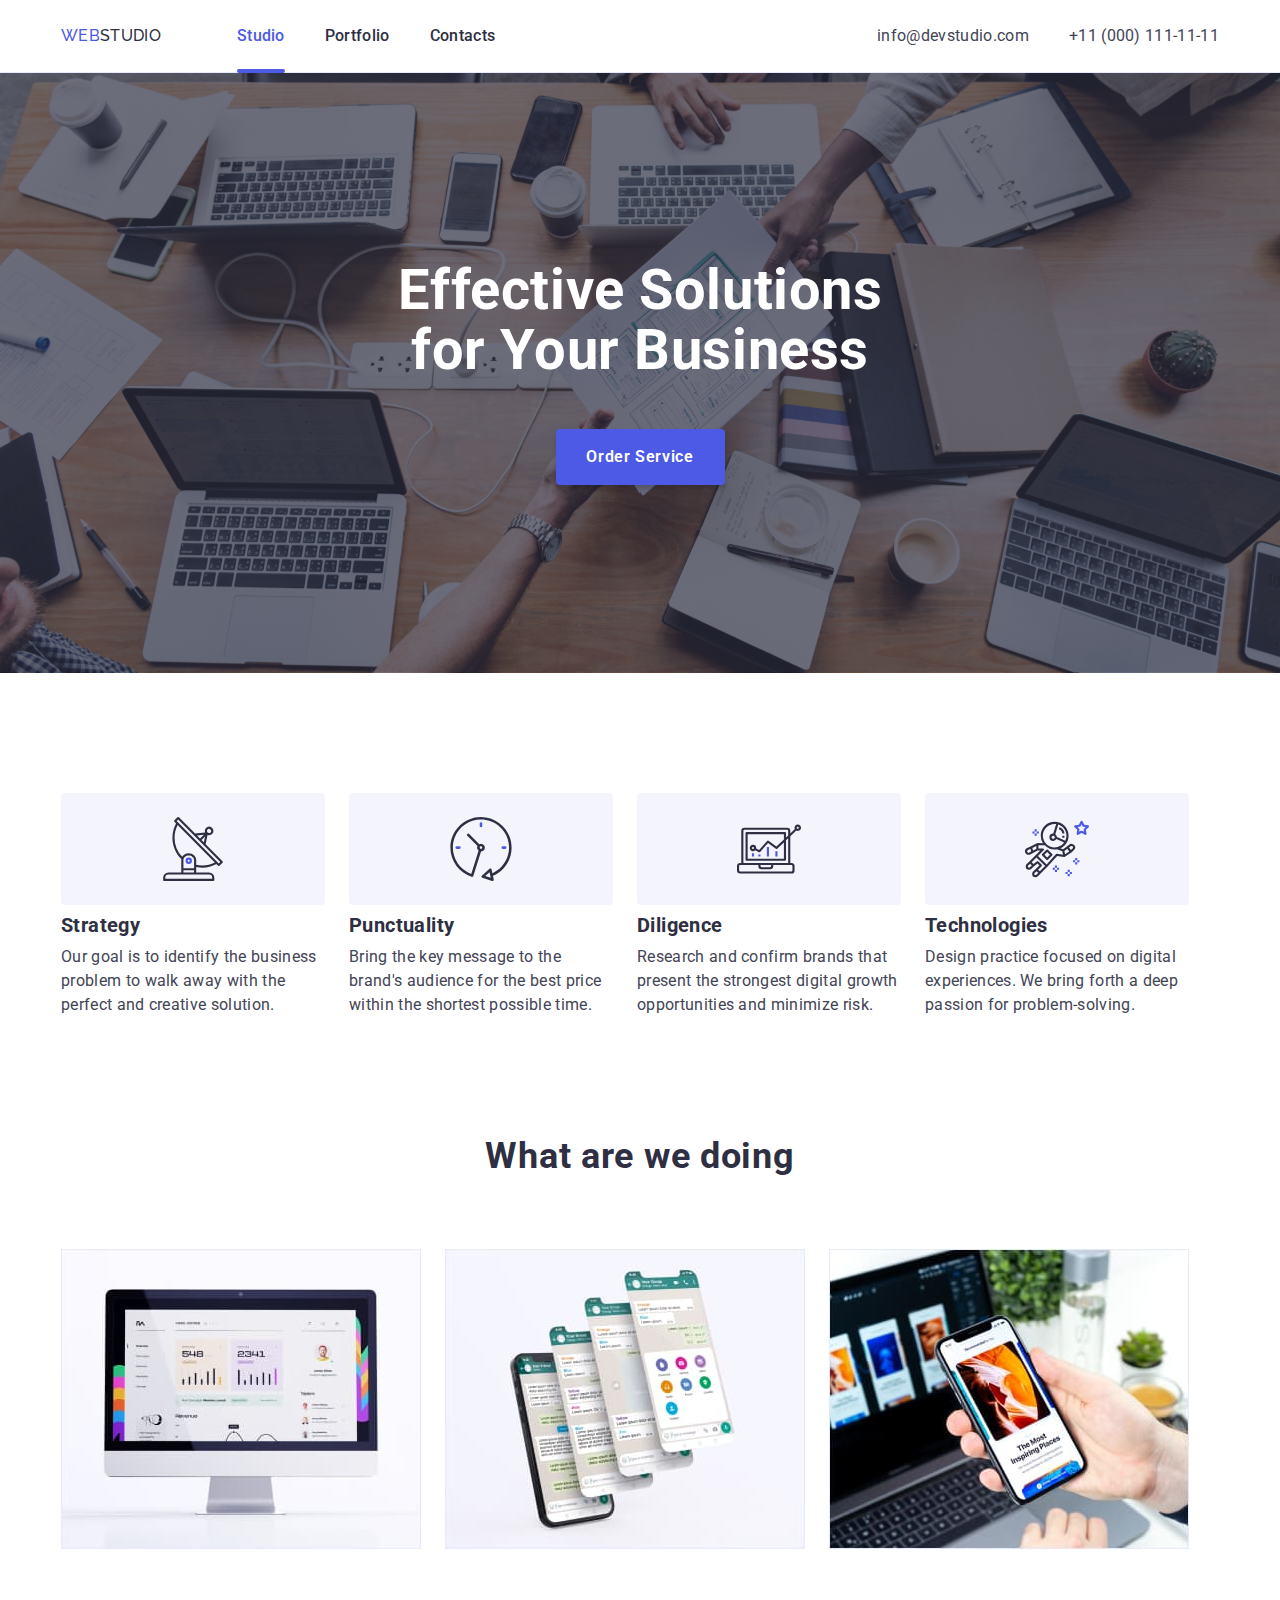
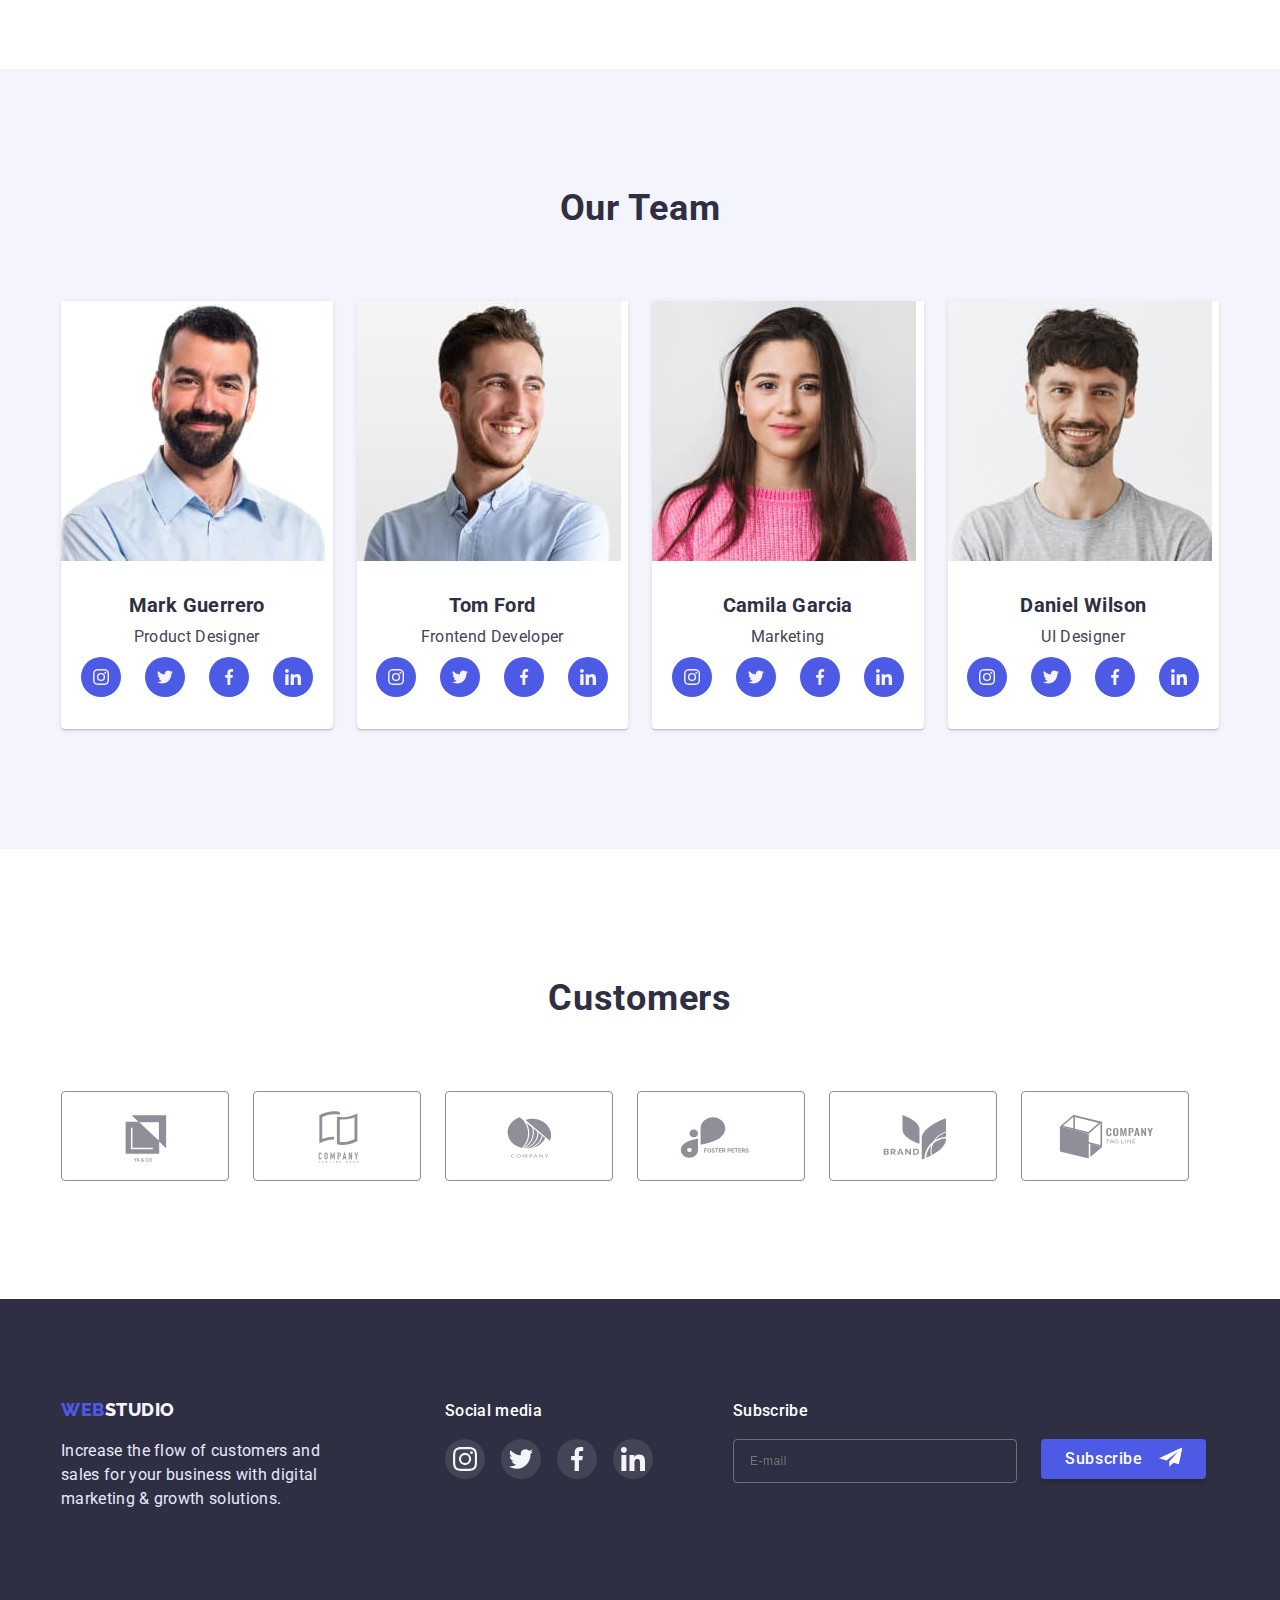
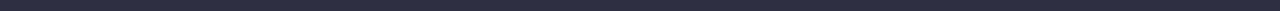
<file: index.html>
<!DOCTYPE html>
<html lang="en">
  <head>
    <meta charset="UTF-8" />
    <meta http-equiv="X-UA-Compatible" content="IE=edge" />
    <meta name="viewport" content="width=device-width, initial-scale=1.0" />
    <title>WebStudio</title>
     <link
    rel="stylesheet"
    href="https://cdnjs.cloudflare.com/ajax/libs/animate.css/4.1.1/animate.min.css"
  />
  <link href="https://unpkg.com/aos@2.3.1/dist/aos.css" rel="stylesheet">
    <link rel="stylesheet" href="https://cdnjs.cloudflare.com/ajax/libs/modern-normalize/1.1.0/modern-normalize.min.css" integrity="sha512-wpPYUAdjBVSE4KJnH1VR1HeZfpl1ub8YT/NKx4PuQ5NmX2tKuGu6U/JRp5y+Y8XG2tV+wKQpNHVUX03MfMFn9Q==" crossorigin="anonymous" referrerpolicy="no-referrer" />
    <link rel="stylesheet" href="./css/styles.css" />
    <link rel="preconnect" href="https://fonts.googleapis.com" />
    <link rel="preconnect" href="https://fonts.gstatic.com" crossorigin />
    <link
      href="https://fonts.googleapis.com/css2?family=Raleway:wght@800&family=Roboto:wght@400;500;700;900&display=swap"
      rel="stylesheet"
    />
  </head>
  <body>
    <header class="header">
      <div class="container header-container">
      <nav class="header-navigation">
        <a class="header-link logo link-no-decoration" href="/">
          <span class="header-logo">WEB</span>Studio</a
        >
        <ul class="header-list">
          <li class="header-item">
            <a class="header-link link current" href="./index.html">Studio</a>
          </li>
          <li class="header-item">
            <a class="header-link link" href="./portfolio.html">Portfolio</a>
          </li>
          <li class="header-item">
            <a class="header-link link" href="./index.html">Contacts</a>
          </li>
        </ul>       
      </nav>
      <ul class="contact-list">
        <li class="header-mail">
          <a href="mailto:info@devstudio.com" class="contact-link link"
            >info@devstudio.com</a>
        </li>
        <li class="header-tel">
          <a href="tel:+110001111111" class="contact-link link">+11 (000) 111-11-11</a>
        </li>
      </ul>
    </div>
    </header>
    <main>
      <section class="sub-header">
        <div class="container">
        <h1 class="sub-header-text">Effective Solutions for Your Business</h1>
      </div>
        <div>
          <button type="button" class="modal-btn" data-modal-open>
            Order Service
          </button>
        </div>
      </section>
      <section class="section-wrapper">
        <div class="container">
        <h2 class="visually-hidden">Features</h2>
        <ul class="list">
          <li class="features-item">
            <div class="features-div">
            <svg class="icon" width="64" height="64"> 
              <use href="./img/icons.svg#icon-antenna"></use>
            </svg>
          </div>
            <h3 class="card-sub-header">Strategy</h3>
            <p class="features-paragraph">
              Our goal is to identify the business problem to walk away with the
              perfect and creative solution.
            </p>
          </li>
          <li class="features-item">
            <div class="features-div">
            <svg class="icon" width="64" height="64"> 
              <use href="./img/icons.svg#icon-clock"></use>
            </svg>
          </div>
          <h3 class="card-sub-header">Punctuality</h3>
          <p class="features-paragraph">
            Bring the key message to the brand's audience for the best price
            within the shortest possible time.
          </p>
          </li>
          <li class="features-item">
            <div class="features-div">
            <svg class="icon" width="64" height="64"> 
              <use href="./img/icons.svg#icon-diagram"></use>
            </svg>
          </div>
            <h3 class="card-sub-header">Diligence</h3>
            <p class="features-paragraph">
              Research and confirm brands that present the strongest digital
              growth opportunities and minimize risk.
            </p>
          </li>
          <li class="features-item">
            <div class="features-div">
            <svg class="icon" width="64" height="64"> 
              <use href="./img/icons.svg#icon-astronaut"></use>
            </svg>
          </div>
          <h3 class="card-sub-header">Technologies</h3>
            <p class="features-paragraph">
              Design practice focused on digital experiences. We bring forth a
              deep passion for problem-solving.
            </p>
          </li>
          </ul>
      </div>
      </section>
      <section class="what-we-are-doing-section">
        <div class="container">
        <h2 class="what-we-are-doing-title">What are we doing</h2>
        <ul class="list what-we-are-doing-list">
          <li class="what-we-are-doing-list-item">
            <img
              src="./img/web.jpg"
              alt="Web Version"
              width="360"
              height="300"
            />
          </li>
          <li class="what-we-are-doing-list-item">
            <img
              src="./img/mob.jpg"
              alt="Mobile Version"
              width="360"
              height="300"
            />
          </li>
          <li class="what-we-are-doing-list-item">
            <img
              src="./img/adaptive.jpg"
              alt="Adaptive"
              width="360"
              height="300"
            />
          </li>
        </ul>
      </div>
      </section>
      <section class="our-team-section">
        <div class="container">
        <h2 class="our-team-title">Our Team</h2>
        <ul class="list">
          <li class="our-team-list-item">
            <img
              src="./img/img1.jpg"
              alt="Specialist"
              width="264"
              height="260"
            />
            <div class="team-card">
            <h3 class="our-team-sub-header">Mark Guerrero</h3>
            <p class="our-team-paragraph">Product Designer</p>
            <ul class="social-list list">
              <li class="social-list-item">
                  <a href="" class="social-list-link">
                    <svg class="social-list-icon" width="16" height="16">
                      <use href="./img/icons.svg#icon-instagram"></use>
                      </svg>
                  </a>
              </li>
              <li class="social-list-item">
                  <a href="" class="social-list-link">
                    <svg class="social-list-icon" width="16" height="16">
                      <use href="./img/icons.svg#icon-twitter"></use>
                      </svg>
                  </a>
              </li>
              <li class="social-list-item">
                  <a href="" class="social-list-link">
                    <svg class="social-list-icon" width="16" height="16">
                      <use href="./img/icons.svg#icon-facebook"></use>
                      </svg>
                  </a>
              </li>
              <li class="social-list-item">
                  <a href="" class="social-list-link">
                    <svg class="social-list-icon" width="16" height="16">
                      <use href="./img/icons.svg#icon-linkedin"></use>
                      </svg>
                  </a>
              </li>
          </ul>
      </div>
  </li>
          <li class="our-team-list-item">
            <img
              src="./img/img2.jpg"
              alt="Specialist"
              width="264"
              height="260"
            />
            <div class="team-card">
            <h3 class="our-team-sub-header">Tom Ford</h3>
            <p class="our-team-paragraph">Frontend Developer</p>
            <ul class="social-list list">
              <li class="social-list-item">
                  <a href="" class="social-list-link">
                    <svg class="social-list-icon" width="16" height="16">
                      <use href="./img/icons.svg#icon-instagram"></use>
                      </svg>
                  </a>
              </li>
              <li class="social-list-item">
                  <a href="" class="social-list-link">
                    <svg class="social-list-icon" width="16" height="16">
                      <use href="./img/icons.svg#icon-twitter"></use>
                      </svg>
                  </a>
              </li>
              <li class="social-list-item">
                  <a href="" class="social-list-link">
                    <svg class="social-list-icon" width="16" height="16">
                      <use href="./img/icons.svg#icon-facebook"></use>
                      </svg>
                  </a>
              </li>
              <li class="social-list-item">
                  <a href="" class="social-list-link">
                    <svg class="social-list-icon" width="16" height="16">
                      <use href="./img/icons.svg#icon-linkedin"></use>
                      </svg>
                  </a>
              </li>
          </ul>
      </div>
  </li>
          <li class="our-team-list-item">
            <img
              src="./img/img3.jpg"
              alt="Specialist"
              width="264"
              height="260"
            />
          <div class="team-card">
            <h3 class="our-team-sub-header">Camila Garcia</h3>
            <p class="our-team-paragraph">Marketing</p>
            <ul class="social-list list">
              <li class="social-list-item">
                  <a href="" class="social-list-link">
                    <svg class="social-list-icon" width="16" height="16">
                      <use href="./img/icons.svg#icon-instagram"></use>
                      </svg>
                  </a>
              </li>
              <li class="social-list-item">
                  <a href="" class="social-list-link">
                    <svg class="social-list-icon" width="16" height="16">
                      <use href="./img/icons.svg#icon-twitter"></use>
                      </svg>
                  </a>
              </li>
              <li class="social-list-item">
                  <a href="" class="social-list-link">
                    <svg class="social-list-icon" width="16" height="16">
                      <use href="./img/icons.svg#icon-facebook"></use>
                      </svg>
                  </a>
              </li>
              <li class="social-list-item">
                  <a href="" class="social-list-link">
                    <svg class="social-list-icon" width="16" height="16">
                      <use href="./img/icons.svg#icon-linkedin"></use>
                      </svg>
                  </a>
              </li>
          </ul>
      </div>

          </li>
          <li class="our-team-list-item">
            <img
              src="./img/img4.jpg"
              alt="Specialist"
              width="264"
              height="260"
            />
            <div class="team-card">
            <h3 class="our-team-sub-header">Daniel Wilson</h3>
            <p class="our-team-paragraph">UI Designer</p>
            <ul class="social-list list">
              <li class="social-list-item">
                  <a href="" class="social-list-link">
                    <svg class="social-list-icon" width="16" height="16">
                      <use href="./img/icons.svg#icon-instagram"></use>
                      </svg>
                  </a>
              </li>
              <li class="social-list-item">
                  <a href="" class="social-list-link">
                    <svg class="social-list-icon" width="16" height="16">
                      <use href="./img/icons.svg#icon-twitter"></use>
                      </svg>
                  </a>
              </li>
              <li class="social-list-item">
                  <a href="" class="social-list-link">
                    <svg class="social-list-icon" width="16" height="16">
                      <use href="./img/icons.svg#icon-facebook"></use>
                      </svg>
                  </a>
              </li>
              <li class="social-list-item">
                  <a href="" class="social-list-link">
                    <svg class="social-list-icon" width="16" height="16">
                      <use href="./img/icons.svg#icon-linkedin"></use>
                      </svg>
                  </a>
              </li>
          </ul>
      </div>
          </li>
        </ul>
      </div> 
      </section>
      <section class="customers">
        <div class="container">
        <h2 class="customers-title">Customers</h2>
        <ul class="customers-list list">
          <li class="customers-item">
            <a href="" class="customers-link link">
              <svg class="customers-icon" width="104" height="56"> 
                <use href="./img/icons.svg#icon-Client1"></use>
              </svg>
            </a>
            </li>
            <li class="customers-item">
              <a href="" class="customers-link link">
                <svg class="customers-icon" width="104" height="56"> 
                  <use href="./img/icons.svg#icon-Client2"></use>
                </svg>
              </a>
              </li>
              <li class="customers-item">
                <a href="" class="customers-link link">
                  <svg class="customers-icon" width="104" height="56"> 
                    <use href="./img/icons.svg#icon-Client3"></use>
                  </svg>
                </a>
                </li>
                <li class="customers-item">
                  <a href="" class="customers-link link">
                    <svg class="customers-icon" width="104" height="56"> 
                      <use href="./img/icons.svg#icon-Client4"></use>
                    </svg>
                  </a>
                  </li>
                  <li class="customers-item">
                    <a href="" class="customers-link link">
                      <svg class="customers-icon" width="104" height="56"> 
                        <use href="./img/icons.svg#icon-Client5"></use>
                      </svg>
                    </a>
                    </li>
                    <li class="customers-item">
                      <a href="" class="customers-link link">
                        <svg class="customers-icon" width="104" height="56"> 
                          <use href="./img/icons.svg#icon-Client6"></use>
                        </svg>
                      </a>
                      </li>
                    </ul>
                  </div>
                </section>
    </main>
    <footer class="footer-index">
      <div class="container">
        <div class="logo-text">
      <a class="footer-logo link-no-decoration" href="/">
        <span class="footer-logo-span">WEB</span>Studio</a
      >
      <p class="footer-text">
        Increase the flow of customers and sales for your business with digital
        marketing & growth solutions.
      </p>
    </div>
    <div class="footer-social">
      <h3 class="footer-social-title">Social media</h3>
      <ul class="footer-social-list list">
        <li class="footer-social-item">
          <a href="" class="footer-social-link link">
          <svg class="footer-social-icon" width="24" height="24"> 
            <use href="./img/icons.svg#icon-instagram"></use>
          </svg>
        </a>
        </li>
        <li class="footer-social-item">
          <a href="" class="footer-social-link link">
          <svg class="footer-social-icon" width="24" height="24"> 
            <use href="./img/icons.svg#icon-twitter"></use>
          </svg>
        </a>
        </li>
        <li class="footer-social-item">
          <a href="" class="footer-social-link link">
          <svg class="footer-social-icon" width="24" height="24"> 
            <use href="./img/icons.svg#icon-facebook"></use>
          </svg>
        </a>
        </li>
        <li class="footer-social-item">
          <a href="" class="footer-social-link link">
          <svg class="footer-social-icon" width="24" height="24"> 
            <use href="./img/icons.svg#icon-linkedin"></use>
          </svg>
        </a>
        </li>
      </ul>
    </div>
    <div class="subscribe-wrapper">
      <h3 class="footer-social-title">Subscribe</h3>
      <form class="subscribe-form">
        <label>
          <input
            type="text"
            name="user_email"
            class="ft-modal-form-input"
            placeholder="E-mail"
            required
          />
        </label>
        <button type="submit" class="subscribe-btn">
          Subscribe
          <svg class="subscribe-icon" width="24" height="20">
            <use
              href="./img/icons.svg#icon-subscribe"></use>
          </svg>
        </button>
      </form>
    </div>
  </div>
    </footer>
    <div class="backdrop is-hidden" data-modal>
      <div class="modal">
        <button type="button" class="modal-close-button" data-modal-close>
          <svg class="modal-close-btn-icon" width="8" height="8">
            <use href="./img/icons.svg#icon-escape"></use>
          </svg>
        </button>
        <p class="callback">Leave your contacts and we will call you back</p>
        <form class="modal-form">
          <label class="modal-form-field">
            <span class="modal-form-input-desc">Name</span>
            <span class="modal-form-input-wrapper">
              <input
                type="text"
                name="user_name"
                class="modal-form-input"
                required
                pattern="[a-zA-Z]+"
                minlength="2"
              />
              <svg class="modal-form-input-icon" width="12" height="12">
                <use href="./img/icons.svg#icon-person"></use>
              </svg>
            </span>
          </label>
          <label class="modal-form-field">
            <span class="modal-form-input-desc">Phone</span>
            <span class="modal-form-input-wrapper">
              <input
                type="tel"
                name="user_phone"
                class="modal-form-input"
                required
                pattern="[0-9]{3}-[0-9]{3}-[0-9]{2}-[0-9]{2}"
                title="xxx-xxx-xx-xx"
              />
              <svg class="modal-form-input-icon" width="13" height="13">
                <use href="./img/icons.svg#icon-phone"></use>
              </svg>
            </span>
          </label>
          <label class="modal-form-field">
            <span class="modal-form-input-desc">Email</span>
            <span class="modal-form-input-wrapper">
              <input
                type="text"
                name="user_email"
                class="modal-form-input"
                required />
              <svg class="modal-form-input-icon" width="15" height="12">
                <use href="./img/icons.svg#icon-letter"></use></svg></span>
          </label>
          <label class="modal-form-field-last-child">
            <span class="modal-form-input-desc">Comment</span>
            <textarea
              name="user_msg"
              class="modal-form-msg"
              placeholder="Text input"
            ></textarea>
          </label>
          <input
            id="user-policy"
            type="checkbox"
            class="modal-form-check visually-hidden"
          />
          <label for="user-policy" class="modal-form-check-desc"
            >I accept the terms and conditions of the&nbsp;
            <a href="" class="privacy-policy-link">Privacy Policy</a></label
          >
          <button type="submit" class="modal-form-submit">Send</button>
        </form>
      </div>
    </div>
    <script src="./js/modal.js"></script>
  </body>
</html>
</file>
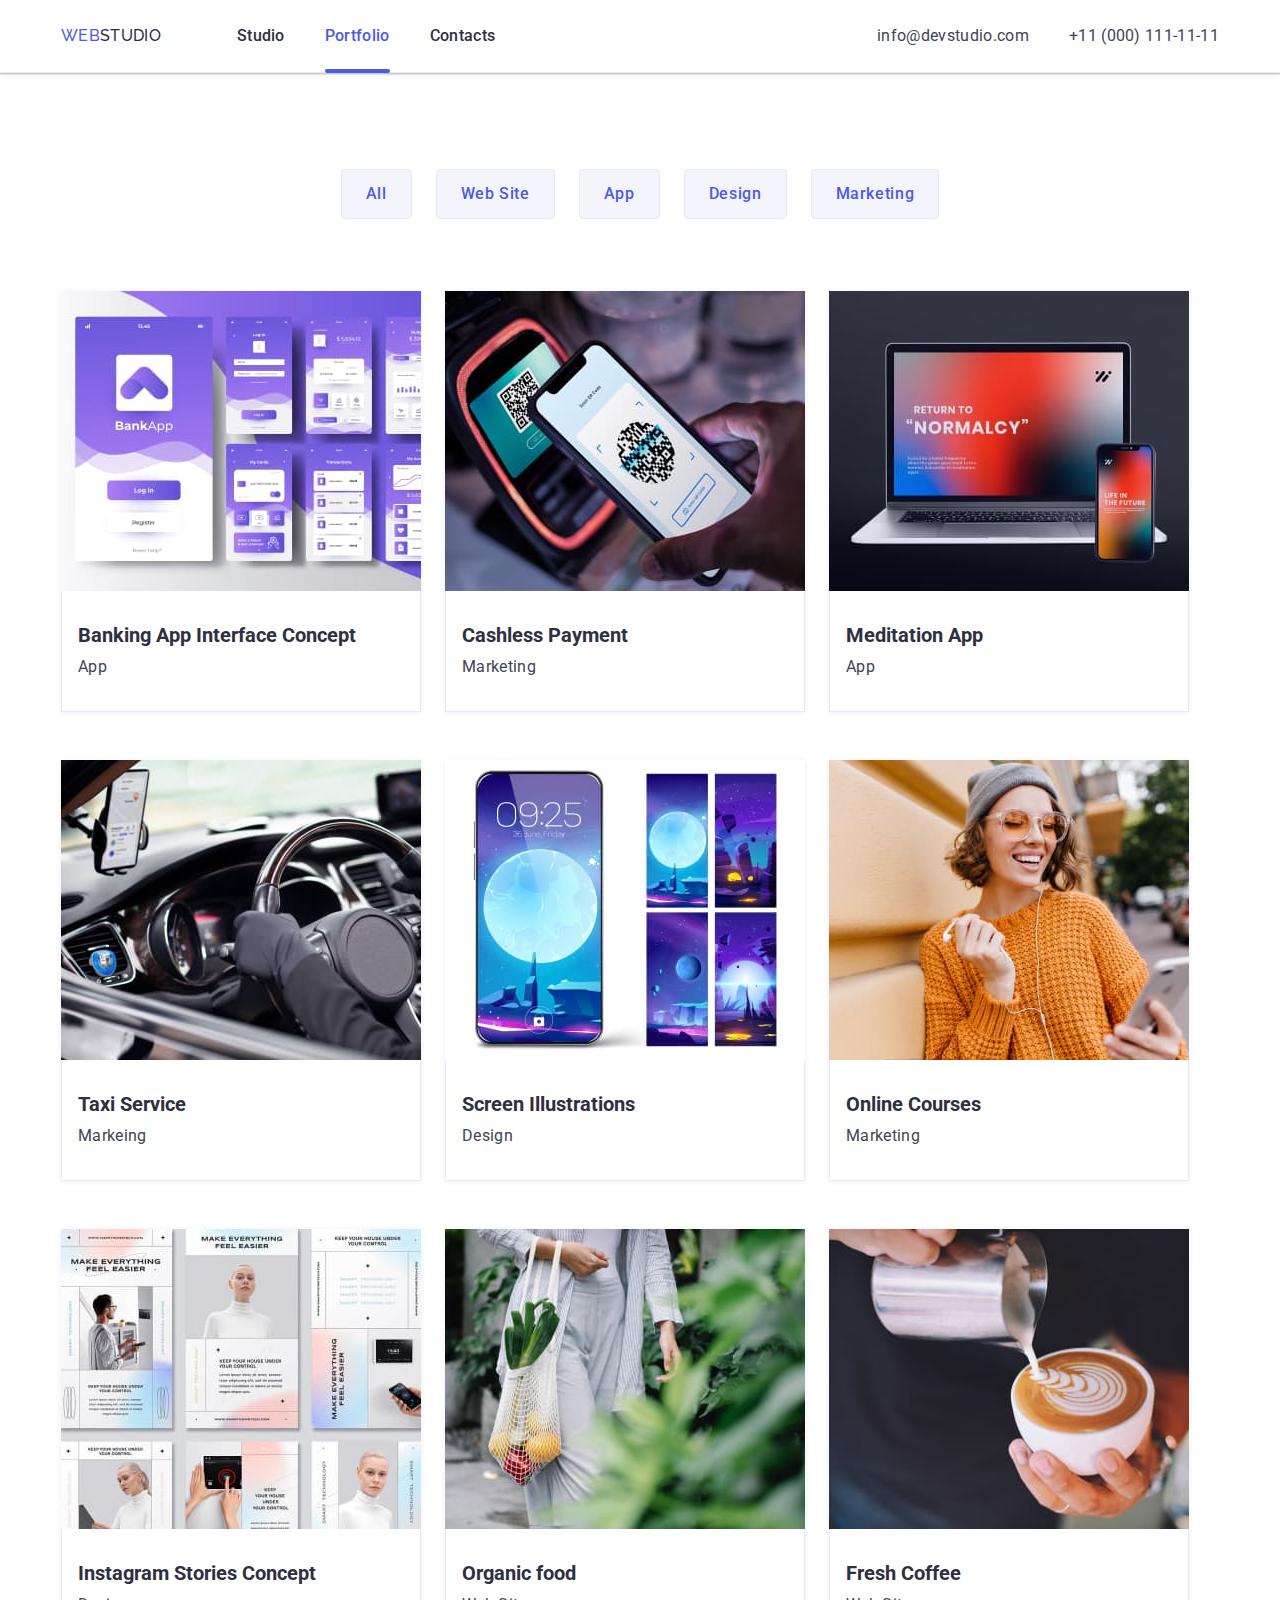
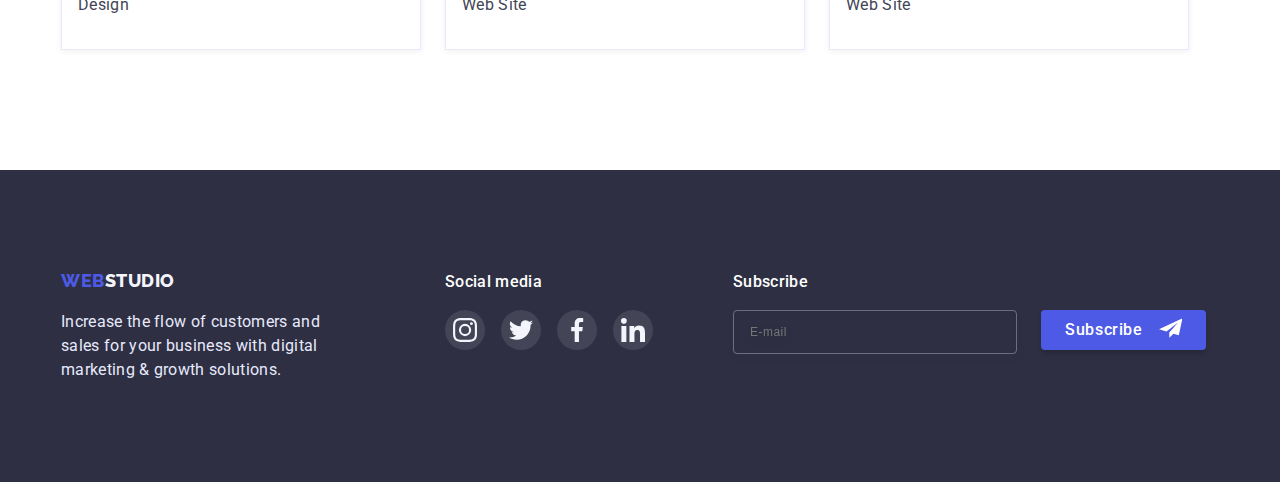
<file: portfolio.html>
<!DOCTYPE html>
<html lang="en">
  <head>
    <meta charset="UTF-8" />
    <meta http-equiv="X-UA-Compatible" content="IE=edge" />
    <meta name="viewport" content="width=device-width, initial-scale=1.0" />
    <title>WebStudio</title>
    <link rel="stylesheet" href="https://cdnjs.cloudflare.com/ajax/libs/modern-normalize/1.1.0/modern-normalize.min.css" integrity="sha512-wpPYUAdjBVSE4KJnH1VR1HeZfpl1ub8YT/NKx4PuQ5NmX2tKuGu6U/JRp5y+Y8XG2tV+wKQpNHVUX03MfMFn9Q==" crossorigin="anonymous" referrerpolicy="no-referrer" />
    <link rel="stylesheet" href="./css/styles.css" />
    <link rel="preconnect" href="https://fonts.googleapis.com" />
    <link rel="preconnect" href="https://fonts.gstatic.com" crossorigin />
    <link
      href="https://fonts.googleapis.com/css2?family=Raleway:wght@800&family=Roboto:wght@400;500;700;900&display=swap"
      rel="stylesheet"
    />
  </head>
  <body>
    <header class="header">
      <div class="container header-container">
      <nav class="header-navigation">
        <a class="header-link logo link-no-decoration" href="/">
          <span class="header-logo">WEB</span>Studio</a
        >
        <ul class="header-list">
          <li class="header-item">
            <a class="header-link link" href="./index.html">Studio</a>
          </li>
          <li class="header-item">
            <a class="header-link link current" href="./portfolio.html">Portfolio</a>
          </li>
          <li class="header-item">
            <a class="header-link link" href="./index.html">Contacts</a>
          </li>
        </ul>
      </nav>
        <ul class="contact-list">
          <li class="header-mail">
            <a href="mailto:info@devstudio.com" class="contact-link link"
              >info@devstudio.com</a
            >
          </li>
          <li class="header-tel">
            <a href="tel:+110001111111" class="contact-link link">+11 (000) 111-11-11</a>
          </li>
        </ul>
    
    </div>
    </header>
    <main>
      <section class="portfolio-filter">
        <div class="container">
        <ul class="portfolio-filter-menu list">
          <li>
            <button type="button" class="btn btn-portfolio">All</button>
          </li>
          <li>
            <button type="button" class="btn btn-portfolio">Web Site</button>
          </li>
          <li>
            <button type="button" class="btn btn-portfolio">App</button>
          </li>
          <li>
            <button type="button" class="btn btn-portfolio">Design</button>
          </li>
          <li>
            <button type="button" class="btn btn-portfolio">Marketing</button>
          </li>
          </ul>
        <h1 class="visually-hidden">Portfolio</h1>
        <ul class="options list">
          <li class="team-list-item">
            <a href="#" class="team-list-link-wrapper link">
              <div class="team-list-img-wrapper">
              <img
                src="./img/projectcard1.jpg"
                alt="Options"
                width="360"
                height="300"
              />
              <p class="overlay">
                14 Stylish and User-Friendly App Design Concepts · Task
                Manager App · Calorie Tracker App · Exotic Fruit Ecommerce
                App · Cloud Storage App
              </p>
            </div>
              <div class="projects-content">
              <h3 class="options-header">Banking App Interface Concept</h3>
              <p class="options-paragraph">App</p>
            </div>
            </a>          
          </li>
            <li class="team-list-item">
              <a href="#" class="team-list-link-wrapper link">
                <div class="team-list-img-wrapper">
              <img
              src="./img/projectcard2.jpg"
              alt="Options"
              width="360"
              height="300"
            />
            <p class="overlay">
              14 Stylish and User-Friendly App Design Concepts · Task
              Manager App · Calorie Tracker App · Exotic Fruit Ecommerce
              App · Cloud Storage App
            </p>
          </div>
            <div class="projects-content">
            <h3 class="options-header">Cashless Payment</h3>
            <p class="options-paragraph">Marketing</p>
          </div>
            </a>
          </li>
          <li class="team-list-item">
            <a href="#" class="team-list-link-wrapper link">
              <div class="team-list-img-wrapper">
              <img
              src="./img/projectcard3.jpg"
              alt="Options"
              width="360"
              height="300"
            />
            <p class="overlay">
              14 Stylish and User-Friendly App Design Concepts · Task
              Manager App · Calorie Tracker App · Exotic Fruit Ecommerce
              App · Cloud Storage App
            </p>
          </div>
            <div class="projects-content">
            <h3 class="options-header">Meditation App</h3>
            <p class="options-paragraph">App</p>
          </div>
            </a> 
          </li>
          <li class="team-list-item">
            <a href="#" class="team-list-link-wrapper link">
              <div class="team-list-img-wrapper">
              <img
              src="./img/projectcard4.jpg"
              alt="Options"
              width="360"
              height="300"
            />
            <p class="overlay">
              14 Stylish and User-Friendly App Design Concepts · Task
              Manager App · Calorie Tracker App · Exotic Fruit Ecommerce
              App · Cloud Storage App
            </p>
          </div>
            <div class="projects-content">
            <h3 class="options-header">Taxi Service</h3>
            <p class="options-paragraph">Markeing</p>
          </div>
            </a>
          </li>
          <li class="team-list-item">
            <a href="#" class="team-list-link-wrapper link">
              <div class="team-list-img-wrapper">      
              <img
              src="./img/projectcard5.jpg"
              alt="Options"
              width="360"
              height="300"
              />
              <p class="overlay">
                14 Stylish and User-Friendly App Design Concepts · Task
                Manager App · Calorie Tracker App · Exotic Fruit Ecommerce
                App · Cloud Storage App
              </p>
            </div>
              <div class="projects-content">
            <h3 class="options-header">Screen Illustrations</h3>
            <p class="options-paragraph">Design</p>
          </div>
            </a>
          </li>
          <li class="team-list-item">
            <a href="#" class="team-list-link-wrapper link">
              <div class="team-list-img-wrapper">
              <img
              src="./img/projectcard6.jpg"
              alt="Options"
              width="360"
              height="300"
            />
            <p class="overlay">
              14 Stylish and User-Friendly App Design Concepts · Task
              Manager App · Calorie Tracker App · Exotic Fruit Ecommerce
              App · Cloud Storage App
            </p>
          </div>
            <div class="projects-content">
            <h3 class="options-header">Online Courses</h3>
            <p class="options-paragraph">Marketing</p>
          </div>
            </a>
          </li>
          <li class="team-list-item">
            <a href="#" class="team-list-link-wrapper link">
              <div class="team-list-img-wrapper">
              <img
              src="./img/projectcard7.jpg"
              alt="Options"
              width="360"
              height="300"
            />
            <p class="overlay">
              14 Stylish and User-Friendly App Design Concepts · Task
              Manager App · Calorie Tracker App · Exotic Fruit Ecommerce
              App · Cloud Storage App
            </p>
          </div>
            <div class="projects-content">
            <h3 class="options-header">Instagram Stories Concept</h3>
            <p class="options-paragraph">Design</p>
          </div>
            </a>
          </li>
          <li class="team-list-item">
            <a href="#" class="team-list-link-wrapper link">
              <div class="team-list-img-wrapper">
              <img
              src="./img/projectcard8.jpg"
              alt="Options"
              width="360"
              height="300"
            />
            <p class="overlay">
              14 Stylish and User-Friendly App Design Concepts · Task
              Manager App · Calorie Tracker App · Exotic Fruit Ecommerce
              App · Cloud Storage App
            </p>
          </div>
            <div class="projects-content">
            <h3 class="options-header">Organic food</h3>
            <p class="options-paragraph">Web Site</p>
          </div>
            </a>
          </li>
          <li class="team-list-item">
            <a href="#" class="team-list-link-wrapper link">
              <div class="team-list-img-wrapper">
              <img
              src="./img/projectcard9.jpg"
              alt="Options"
              width="360"
              height="300"
            />
            <p class="overlay">
              14 Stylish and User-Friendly App Design Concepts · Task
              Manager App · Calorie Tracker App · Exotic Fruit Ecommerce
              App · Cloud Storage App
            </p>
          </div>
            <div class="projects-content">
            <h3 class="options-header">Fresh Coffee</h3>
            <p class="options-paragraph">Web Site</p> 
          </div>
            </a>
          </li>
        </ul>
      </div>
      </section>
    </main>
    <footer class="footer-index">
      <div class="container">
        <div class="logo-text">
      <a class="footer-logo link-no-decoration" href="/">
        <span class="footer-logo-span">WEB</span>Studio</a
      >
      <p class="footer-text">
        Increase the flow of customers and sales for your business with digital
        marketing & growth solutions.
      </p>
    </div>
    <div class="footer-social">
      <h3 class="footer-social-title">Social media</h3>
      <ul class="footer-social-list list">
        <li class="footer-social-item">
          <a href="" class="footer-social-link link">
          <svg class="footer-social-icon" width="24" height="24"> 
            <use href="./img/icons.svg#icon-instagram"></use>
          </svg>
        </a>
        </li>
        <li class="footer-social-item">
          <a href="" class="footer-social-link link">
          <svg class="footer-social-icon" width="24" height="24"> 
            <use href="./img/icons.svg#icon-twitter"></use>
          </svg>
        </a>
        </li>
        <li class="footer-social-item">
          <a href="" class="footer-social-link link">
          <svg class="footer-social-icon" width="24" height="24"> 
            <use href="./img/icons.svg#icon-facebook"></use>
          </svg>
        </a>
        </li>
        <li class="footer-social-item">
          <a href="" class="footer-social-link link">
          <svg class="footer-social-icon" width="24" height="24"> 
            <use href="./img/icons.svg#icon-linkedin"></use>
          </svg>
        </a>
        </li>
      </ul>
    </div>
  <div class="subscribe-wrapper">
    <h3 class="footer-social-title">Subscribe</h3>
    <form class="subscribe-form">
      <label>
        <input
          type="text"
          name="user_email"
          class="ft-modal-form-input"
          placeholder="E-mail"
          required
        />
      </label>
      <button type="submit" class="subscribe-btn">
        Subscribe
        <svg class="subscribe-icon" width="24" height="20">
          <use
            href="./img/icons.svg#icon-subscribe"></use>
        </svg>
      </button>
    </form>
  </div>
</div>
    </footer>
  </body>
</html>
</file>
<file: css/styles.css>
:root {
  --first-title-color: #ffffff;
  --list-item-color: #ffffff;
  --header-color: #4d5ae5;
  --subheader-color: #2e2f42;
  --text-color: #434455;
  --cloud-color: #f4f4fd;
  --slate-color: #434455;
  --another-color: #e7e9fc;
  --hover-color: #4D5AE5;
  --iris-color: #4D5AE5;
  --transition: 250ms cubic-bezier(0.4, 0, 0.2, 1);
}

p,
h1,
h2,
h3,
h4,
h5,
h6 {
  margin: 0;
}
ul,
ol {
  margin: 0;
  padding-left: 0;
}

body {
  font-family: "Roboto", sans-serif;
  background: var(--first-title-color);
  line-height: 1.5;
  margin: 0;
}



.header {
  padding-top: 24px;
  padding-bottom: 24px;
  border-bottom: 1px solid var(--another-color);
  box-sizing: border-box;
  box-shadow:  0px 2px 1px rgba(46, 47, 66, 0.08), 0px 1px 1px rgba(46, 47, 66, 0.16), 0px 1px 6px rgba(46, 47, 66, 0.08);
}

.header > .container {
  display: flex;
  align-items: center; 
}

.header-logo {
  color: var(--header-color);
  
}

.header-navigation {
display: flex;
align-items: center;
}

.logo {

    font-family: "Raleway", sans-serif;
    font-style: normal;
    font-weight: 800;
    font-size: 18px;
    line-height: 1.33;
    letter-spacing: 0.03em;
    text-transform: uppercase;
    color: var(--subheader-color);
    margin-right: 76px;
  }


.sub-header {
  background: var(--subheader-color);
  padding-top: 188px;
  padding-bottom: 188px;
  max-width: 1440px;
  margin: 0 auto;
  text-align: center;
  background-image: linear-gradient( 
    rgba(46, 47, 66, 0.7),  
    rgba(46, 47, 66, 0.7)),
     url(../img/hero-bg.jpg);
  background-repeat: no-repeat;
  background-position: center;
  background-size: cover;
}

.sub-header-text {
  font-family: 'Roboto', sans-serif;
  font-style: normal;
  font-weight: 700;
  font-size: 56px;
  line-height: 1.07;
  text-align: center;
  letter-spacing: 0.01em;
  color: var(--first-title-color);
  margin-bottom: 48px;
  margin-left: auto;
  margin-right: auto;
  width: 553px;
}

.header-list {
  list-style: none;
  align-items: center;
  display: flex;
  margin-left: auto;
  gap: 40px;
}

.contact-list {
  list-style: none;
  align-items: center;
  display: flex;
  margin-left: auto;
  gap: 40px;
}

.header-item {
  display: flex;
  gap: 40px;
}

.header-link {
  font-weight: 500;
  font-size: 16px;
  line-height: 1.5;
  letter-spacing: 0.02em;
  color: var(--subheader-color);
  position: relative;
  transition: color var(--transition);
}
  

.header-mail {
  font-size: 16px;
  line-height: 1.5;
  letter-spacing: 0.02em;
  color: var(--slate-color);
  display: flex;
}

.header-tel {

  font-family: inherit;
  font-weight: 400;
  font-size: 16px;
  line-height: 1.5;
  letter-spacing: 0.02em;
  color: var(--slate-color);
  display: flex;
}

.btn {
  font-family: "Roboto", sans-serif;
  background: var(--header-color);
  border-radius: 4px;
  border: none;
  padding: 16px 32px;
}

.btn:hover,
.btn:focus {
   
}

.btn-portfolio {
  background: var(--cloud-color);
  border: 1px solid var(--another-color);
  padding: 12px 24px;
  font-weight: 500;
  font-size: 16px;
  line-height: 1.5;
  letter-spacing: 0.04em;
  color: var(--iris-color);
  cursor: pointer;
  border-radius: 4px;
  display: flex;
  border-radius: 4px;
  transition: background-color var(--transition), box-shadow var(--transition), color var(--transition), border-color var(--transition);
}

.btn-portfolio:hover,
.btn-portfolio:focus  {
  background: var(--iris-color);
  color: var(--first-title-color);
  border-color: transparent;
  box-shadow: 0px 3px 1px rgba(0, 0, 0, 0.1), 0px 2px 1px rgba(0, 0, 0, 0.08), 0px 2px 2px rgba(0, 0, 0, 0.12);
 
}

.what-we-are-doing-title {
   text-align: center;
    font-family: "Roboto", sans-serif;
    font-weight: 700;
    font-size: 36px;
    line-height: 1.11;
    letter-spacing: 0.02em;
    color: var(--subheader-color);
}

.what-we-are-doing-list {
  margin-top: 72px;
}

.what-we-are-doing-list-item {
}

.our-team-title {
  text-align: center;
  font-family: "Roboto", sans-serif;
  font-weight: 700;
  font-size: 36px;
  line-height: 1.11;
  letter-spacing: 0.02em;
  color: var(--subheader-color);
  margin-bottom: 72px;
}



.list {
  list-style: none;
  align-items: center;
  display: flex;
  margin-left: auto;
  gap: 24px;
}

.link {
  text-decoration: none;
}

.contact-link {
  color: var(--text-color);
  transition: color var(--transition);
}

.contact-link:hover,
.contact-link:focus {
    color: var(--hover-color)
}



.header-link:hover,
.header-link:focus {
    color: var(--hover-color)
}



.our-team {
  
}

.team-card{
  padding: 32px 16px;
  justify-content: center;
  align-items: center;
  text-align: center;

}

.team-card>h3{
  margin-bottom: 8px;
}

.team-card>p{
  margin-bottom: 8px;
}

.our-team-section {
  background-color: var(--cloud-color);  
  padding-top: 120px;  
  padding-bottom: 120px;
}

.our-team-list-item {
  background-color: var(--list-item-color);
  width: calc((100% - 72px) / 4 );
  box-shadow: 0px 1px 6px rgba(46, 47, 66, 0.08), 0px 1px 1px rgba(46, 47, 66, 0.16), 0px 2px 1px rgba(46, 47, 66, 0.08);
  border-radius: 0px 0px 4px 4px;
}

.our-team-sub-header {
  margin: 0;
  margin-bottom: 8px;
  font-weight: 700;
  font-size: 20px;
  line-height: 1.2;
  letter-spacing: 0.02em;
  color: var(--subheader-color);
  text-align: center;
}

.our-team-paragraph {
  font-size: 16px;
  line-height: 1.5;
  text-align: center;
  letter-spacing: 0.02em;
  color: var(--slate-color);

}

.social-list-link {
  width: 100%;
  height: 100%;
  background-color: #4D5AE5;
  border-radius: 50%;
  display: flex;
  align-items: center;
  justify-content: center;
  transition: background-color var(--transition);
}

.social-list-item {
  width: 40px;
  height: 40px;
}

.social-list-icon {
  fill: #F4F4FD;
}

.social-list {
  display: flex;
  justify-content: center;
  margin-top: 8px;
  gap: 24px;
}

.social-list-link:hover,
.social-list-link:focus {
  background-color: #404bbf;
}



.features li {
  float: left;
}

.card-sub-header {
  
  font-weight: 700;
  font-size: 20px;
  line-height: 1.2;
  letter-spacing: 0.02em;
  color: var(--subheader-color);
}

.features-paragraph {
  font-size: 16px;
  line-height: 1.5;
  letter-spacing: 0.02em;
  color: var(--slate-color);
  width: 264px;
  margin-top: 8px;
}

.link-no-decoration {
  text-decoration: none;
}

.features-div {

 height: 112px;
 background-color: #F4F4FD;
 border-radius: 4px;
 display: flex;
 align-items: center;
 justify-content: center;
 margin-bottom: 8px;
 
}
 
.features-item {

}


.section-wrapper {
  padding-top: 120px;
}

.what-we-are-doing-section {
  padding-bottom: 120px;
  padding-top: 120px;
}

.portfolio-filter-menu {
  display: flex;
  justify-content: center;
  gap: 24px;
  margin-bottom: 72px;
}

.options {
  display: flex;
  flex-wrap: wrap;
  row-gap: 48px;
  column-gap: 24px;
}

.options-header {
  font-weight: 700;
  font-size: 20px;
  line-height: 1.2;
  color: var(--subheader-color);
}

.options-paragraph {
  margin-top: 8px;
  font-weight: 400;
  font-size: 16px;
  line-height: 1.5;
  letter-spacing: 0.02em;
  color: var(--slate-color);
}




.project-card:hover {
  
}


.visually-hidden { 
  position: absolute; 
  white-space: nowrap; 
  width: 1px; 
  height: 1px; 
  overflow: hidden; 
  border: 0; 
  padding: 0; 
  clip: rect(0 0 0 0); 
  clip-path: inset(50%);
  margin: -1px;
}

.container {
  width: 1158px;
  margin: 0 auto;
  padding-left: 15px;
  padding-right: 15px;
}

img {
  display: block;
}


.portfolio-filter {
  padding-top: 96px;
  padding-bottom: 120px;
}

.customers {
  padding-top: 130px;
  padding-bottom: 120px;
}

.customers-title {
  text-align: center;
  font-family: "Roboto", sans-serif;
  font-weight: 700;
  font-size: 36px;
  line-height: 1.11;
  letter-spacing: 0.02em;
  color: var(--subheader-color);
  margin-bottom: 72px;
}


.customers-list {
  display: flex;
  gap: 24px;
}

.customers-item {

    width: 168px;
    height: 88px;
    
}

.customers-link {
  padding: 16px 32px;
  fill: #8e8f99;
  border: 1px solid #8e8f99;
  border-radius: 4px;
  display: flex;
  align-items: center;
  justify-content: center;
  transition: fill var(--transition), border-color var(--transition);
}


.customers-link:hover,
.customers-link:focus {
  fill: var(--hover-color);
  border-color:  var(--hover-color);
}


.customers-icon {
  
}


.footer-index {
  top: 2283px;
}

.logo-text {
margin-right: 120px;
}

.footer-text {
  font-size: 16px;
  line-height: 1.5;
  letter-spacing: 0.02em;
  color: var(--another-color);
  width: 264px;
  margin-top: 16px;
  
}

.footer-logo {
  font-family: "Raleway", sans-serif;
  font-style: normal;
  font-weight: 800;
  font-size: 18px;
  line-height: 1.16;
  letter-spacing: 0.03em;
  text-transform: uppercase;
  color: var(--cloud-color);
  
}

.footer-logo-span {
  color: var(--header-color);
  
}

footer {
  background: var(--subheader-color);
  padding-top: 100px;
  padding-bottom: 100px;
}

.footer-social {
  width: 208px;
  height: 80px;
  
}


.footer-social-title {
  font-weight: 500;
  font-size: 16px;
  line-height: 1.5;
  letter-spacing: 0.02em;
  color: var(--first-title-color);
  margin-bottom: 16px;
}

.footer-social-list {
  display: flex;
  justify-content: center;
  align-items: center;
  gap: 16px;
  margin-top: 16px;
}

.footer-social-item {
  width: 40px;
  height: 40px;
}

.footer-social-link {
  display: flex;
  width: 100%;
  height: 100%;
  border-radius: 50%;
  background-color: rgba(255, 255, 255, 0.1);
  align-items: center;
  justify-content: center;
  transition: background-color var(--transition);
}

.footer-social-link:hover,
.footer-social-link:focus {
   background-color:#31D0AA;
}

.footer-index > .container {
  display: flex;
}


.overlay {
  position: absolute;
  top: 0;
  left: 0;
  width: 100%;
  height: 100%;
  background-color: var(--header-color);
  color: #FFFFFF;
  padding: 10px;
  line-height: 1.2;
  overflow: auto;
  padding-top: 40px;
  padding-bottom: 164px;
  padding-left: 32px;
  padding-right: 32px;
  transform: translateY(100%);
  transition: transform 250ms linear;
}


.team-list-link-wrapper {
  display: block;
  color: var(--first-title-color);
  text-decoration: none;
  box-shadow: 0px 1px 6px rgba(46, 47, 66, 0.08);
  transition: box-shadow var(--transition);
}

.team-list-link-wrapper:hover {
box-shadow: 0px 1px 6px rgba(46, 47, 66, 0.08), 0px 1px 1px rgba(46, 47, 66, 0.16), 0px 2px 1px rgba(46, 47, 66, 0.08);
}

.projects-content {
  padding: 32px 0;
  border-bottom: 1px solid var(--another-color);
  border-left: 1px solid var(--another-color);
  border-right: 1px solid var(--another-color);
  padding-left: 16px;
  padding-right: 16px;


}

.team-list-item {

}

.team-list-item:hover,
.team-list-item:focus {
  box-shadow: 0px 1px 6px rgba(46, 47, 66, 0.08),
    0px 1px 1px rgba(46, 47, 66, 0.16), 0px 2px 1px rgba(46, 47, 66, 0.08);
  cursor: pointer;
}

.team-list-img-wrapper {
  position: relative;
  overflow: hidden;
}

.team-list-link-wrapper:hover .overlay,
.team-list-link-wrapper:focus .overlay {
  transform: translateY(0%);
}



.backdrop {
  position: fixed;
  top: 0;
  left: 0;
  width: 100%;
  height: 100%;
  background-color: rgba(0, 0, 0, 0.5);
  z-index: 101;
  transition: opacity var(--transition), visibility var(--transition);
}

.backdrop.is-hidden {
  opacity: 0;
  visibility: hidden;
  pointer-events: none;
}

.backdrop.is-hidden .modal {
  transform: translate(-50%, -50%) scale(1.4);
}

.modal {
  padding: 72px 24px 24px 24px;
  position: absolute;
  top: 50%;
  left: 50%;
  width: 408px;
  height: 584px;
  background: #fcfcfc;
  box-shadow: 0px 1px 1px rgba(0, 0, 0, 0.14), 0px 1px 3px rgba(0, 0, 0, 0.12),
    0px 2px 1px rgba(0, 0, 0, 0.2);
  border-radius: 4px;
  transform: translate(-50%, -50%) scale(1);
  transition: transform var(--transition);
}

.modal-close-button {
  position: absolute;
  top: 24px;
  right: 24px;
  display: flex;
  justify-content: center;
  align-items: center;
  width: 24px;
  height: 24px;
  border-radius: 50%;
  transition: fill var(--transition), background-color var(--transition); 
  background: #e7e9fc;
  padding: 0;
  border: 1px solid rgba(0, 0, 0, 0.1);
  cursor: pointer;
}

.modal-close-button:active {
  background-color: #404bbf;
  fill: #fff;
}


.modal-btn {
  width: 169px;
  height: 56px;
  font-family: inherit;
  font-weight: 600;
  font-size: 16px;
  line-height: 1.19;
  letter-spacing: 0.04em;
  background-color: var(--header-color);
  color: #ffffff;
  box-shadow: 0px 4px 4px rgba(0, 0, 0, 0.15);
  border-radius: 4px;
  border-width: 0px;
  transition: background-color var(--transition);
  cursor: pointer;
}

.modal-btn:hover,
.modal-btn:focus {

  background-color: #404bbf;
}

.modal-btn:active {
  background-color: #404bbf;
}

.modal-close-button:hover,
.modal-close-button:focus {
  fill: #FFFFFF;
  background-color:  #404BBF;
}

.current {
  color: var(--hover-color);
}

.current:after {
  content: '';
  display: block;
  position: absolute;
  width: 100%;
  height: 4px;
  border-radius: 2px;
  background: var(--hover-color);
  bottom: 0;
  left: 0;
  opacity: 0;
}

.header-link::after {
  content: "";
  display: block;
  position: absolute;
  left: 0;
  bottom: -25px;
  width: 100%;
  height: 4px;
  border-radius: 2px;
  opacity: 1;
}

.subscribe-wrapper {
  margin-left: 80px;
}

.ft-modal-form-input {
  width: 264px;
  height: 40px;
  background: none;
  border: 1px solid rgba(255, 255, 255, 0.3);
  filter: drop-shadow(0px 4px 4px rgba(0, 0, 0, 0.15));
  border-radius: 4px;
  font-size: 12px;
  line-height: 24px;
  display: flex;
  align-items: center;
  letter-spacing: 0.04em;
  color: rgba(255, 255, 255, 0.6);
  padding-left: 16px;
}

.subscribe-form {
  display: flex;
  gap: 24px;
}

.subscribe-btn {
  display: flex;
  font-family: inherit;
  margin-left: auto;
  margin-right: auto;
  width: 165px;
  height: 40px;
  padding: 8px 24px;
  font-weight: 500;
  font-size: 16px;
  line-height: 1.5;
  letter-spacing: 0.04em;
  background-color: var(--header-color);
  color: #ffffff;
  box-shadow: 0px 4px 4px rgba(0, 0, 0, 0.15);
  border-radius: 4px;
  border-width: 0px;
  transition: background-color var(--transition);
}

.subscribe-btn:hover,
.subscribe-btn:focus {
  color: #ffffff;
  background: #404bbf;
}

.subscribe-icon {
  fill: #fff;
  margin-left: 16px;
}

.callback {
  text-align: center;
  justify-content: center;
  font-style: normal;
  color: #2e2f42;
  font-weight: 500;
  font-size: 16px;
  line-height: 1.5;
  margin-bottom: 14px;
}

.modal-form {
  display: flex;
  flex-direction: column;
}

.modal-form-input-wrapper {
  position: relative;
  display: block;
}

.modal-form-input-desc {
  display: block;
  font-size: 12px;
  line-height: 1.16;
  letter-spacing: 0.04em;
  color: #8e8f99;
  margin-bottom: 4px;
}

.modal-form-field {
  margin-bottom: 8px;
}


.modal-form-input {
  background: none;
  width: 100%;
  height: 40px;
  padding-left: 38px;
  border: 1px solid rgba(33, 33, 33, 0.2);
  border-radius: 4px;
  transition: var(--transition);
}

.modal-form-input:focus {
  background: none ;
  outline: none;
  border-color: var(--header-color);
}

.modal-form-input-icon {
  position: absolute;
  display: block;
  top: 50%;
  left: 19px;
  fill: #2e2f42;
  transform: translateY(-50%);
  transition: var(--transition);
}

.modal-form-input:focus + .modal-form-input-icon {
  fill: var(--header-color);
}

.modal-form-msg {
  background: none;
  resize: none;
  width: 100%;
  height: 120px;
  border: 1px solid rgba(33, 33, 33, 0.2);
  border-radius: 4px;
  padding: 8px 16px;
  display: block;
  transition: var(--transition);
}

.modal-form-msg:focus {
  background: none;
  outline: none;
  border-color: var(--header-color);
}

.modal-form-msg::placeholder {
  font-size: 12px;
  line-height: 1.33;
  letter-spacing: 0.04em;
  color: rgba(117, 117, 117, 0.5);
}

.modal-form-check-desc::before {
  display: block;
  width: 16px;
  height: 16px;
  margin-right: 8px;
  border: 1.25px solid #2e2f42;
  border-radius: 2px;
  content: "";
  cursor: pointer;
}

.modal-form-check:checked + .modal-form-check-desc::before {
  background-color: #404bbf;
  background-image: url(../img/Vector.svg);
  background-repeat: no-repeat;
  background-position: center;
  border: none;
  outline: none;
}

.privacy-policy-link {
  color: var(--header-color);
}

.modal-form-check:focus + .modal-form-check-desc::before {
  outline: 1px solid #4d5ae5;
}

.modal-form-check-desc {
  display: flex;
  align-items: center;
  font-size: 12px;
  line-height: 1.33;
  letter-spacing: 0.04em;
  color: #757575;
  margin-bottom: 24px;
  margin-top: 16px;
}

.modal-form-submit {
  width: 169px;
  height: 56px;
  font-family: inherit;
  margin-left: auto;
  margin-right: auto;
  font-weight: 600;
  font-size: 16px;
  line-height: 1.19;
  letter-spacing: 0.04em;
  background-color: var(--header-color);
  color: #ffffff;
  box-shadow: 0px 4px 4px rgba(0, 0, 0, 0.15);
  border-radius: 4px;
  border-width: 0px;
  transition: background-color var(--transition);
}

.modal-form-submit:hover,
.modal-form-submit:focus {
  color: #ffffff;
  background: #404bbf;
}
</file>
